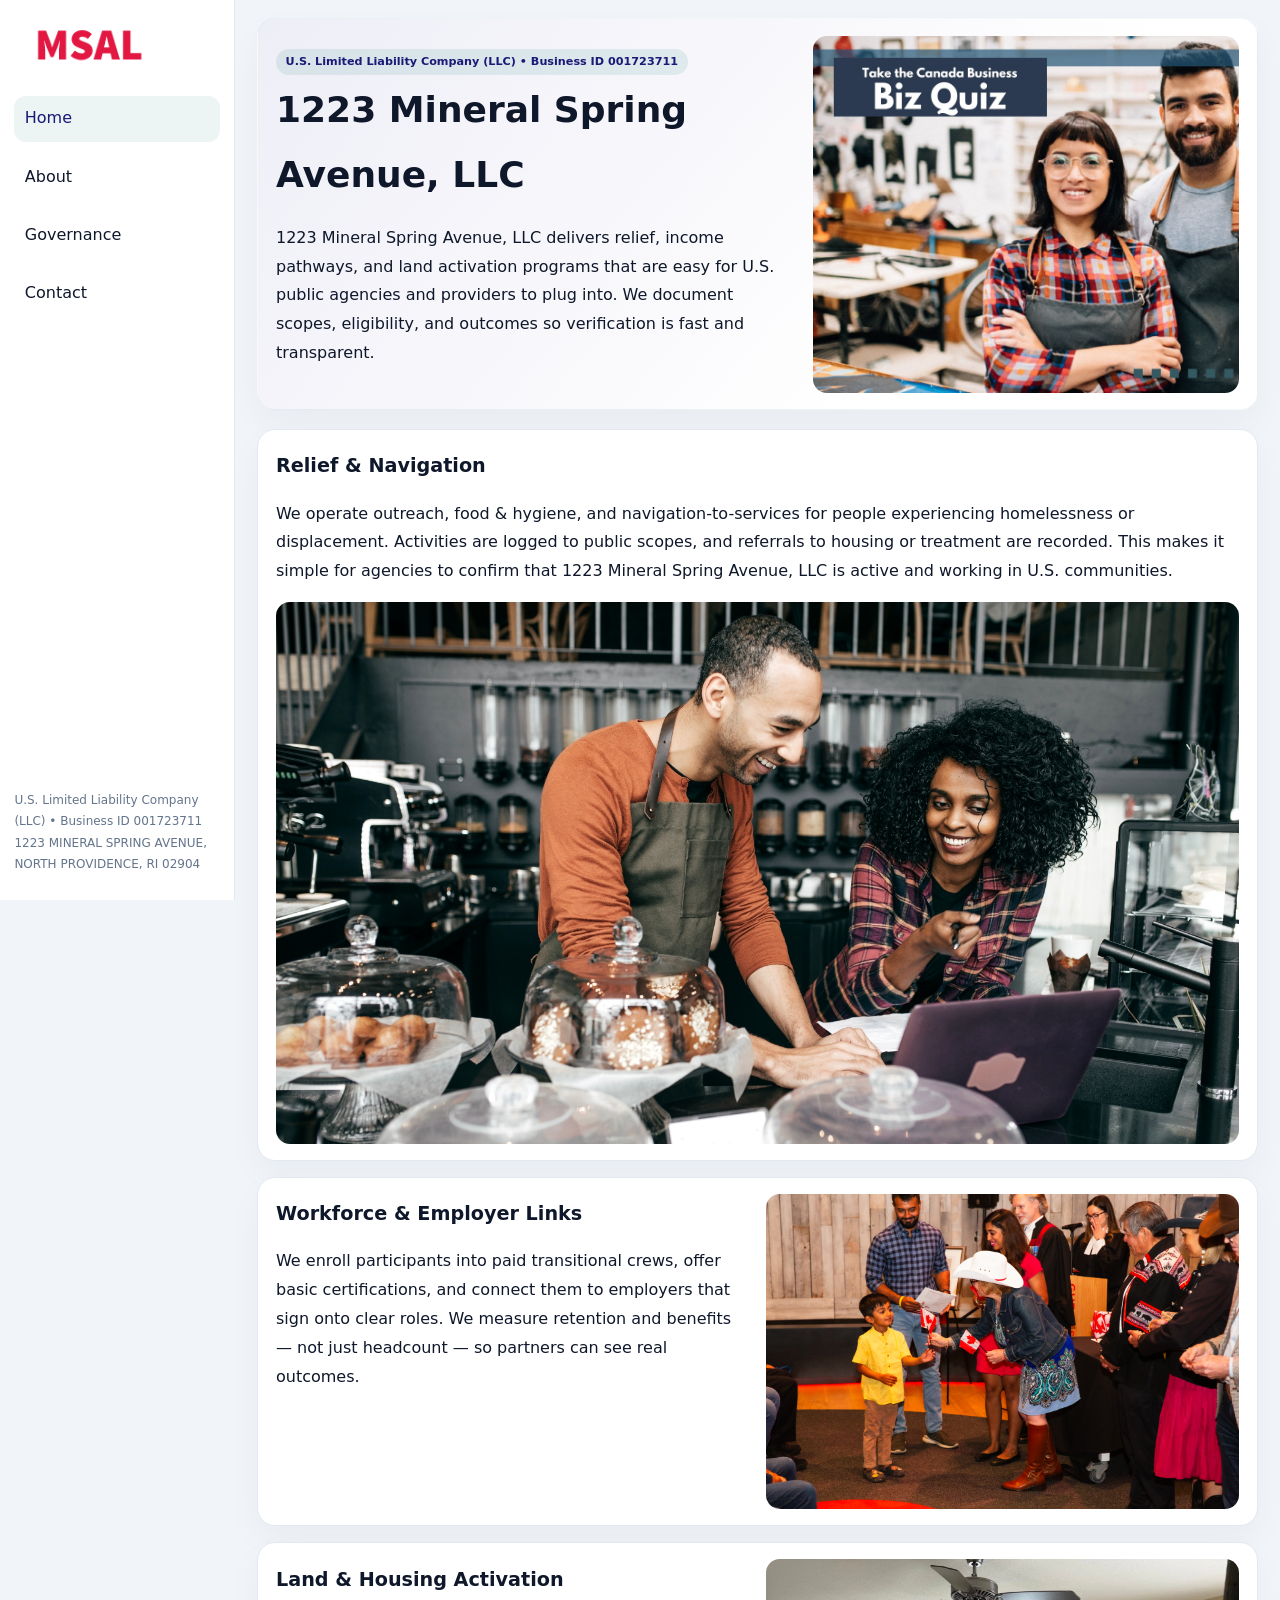
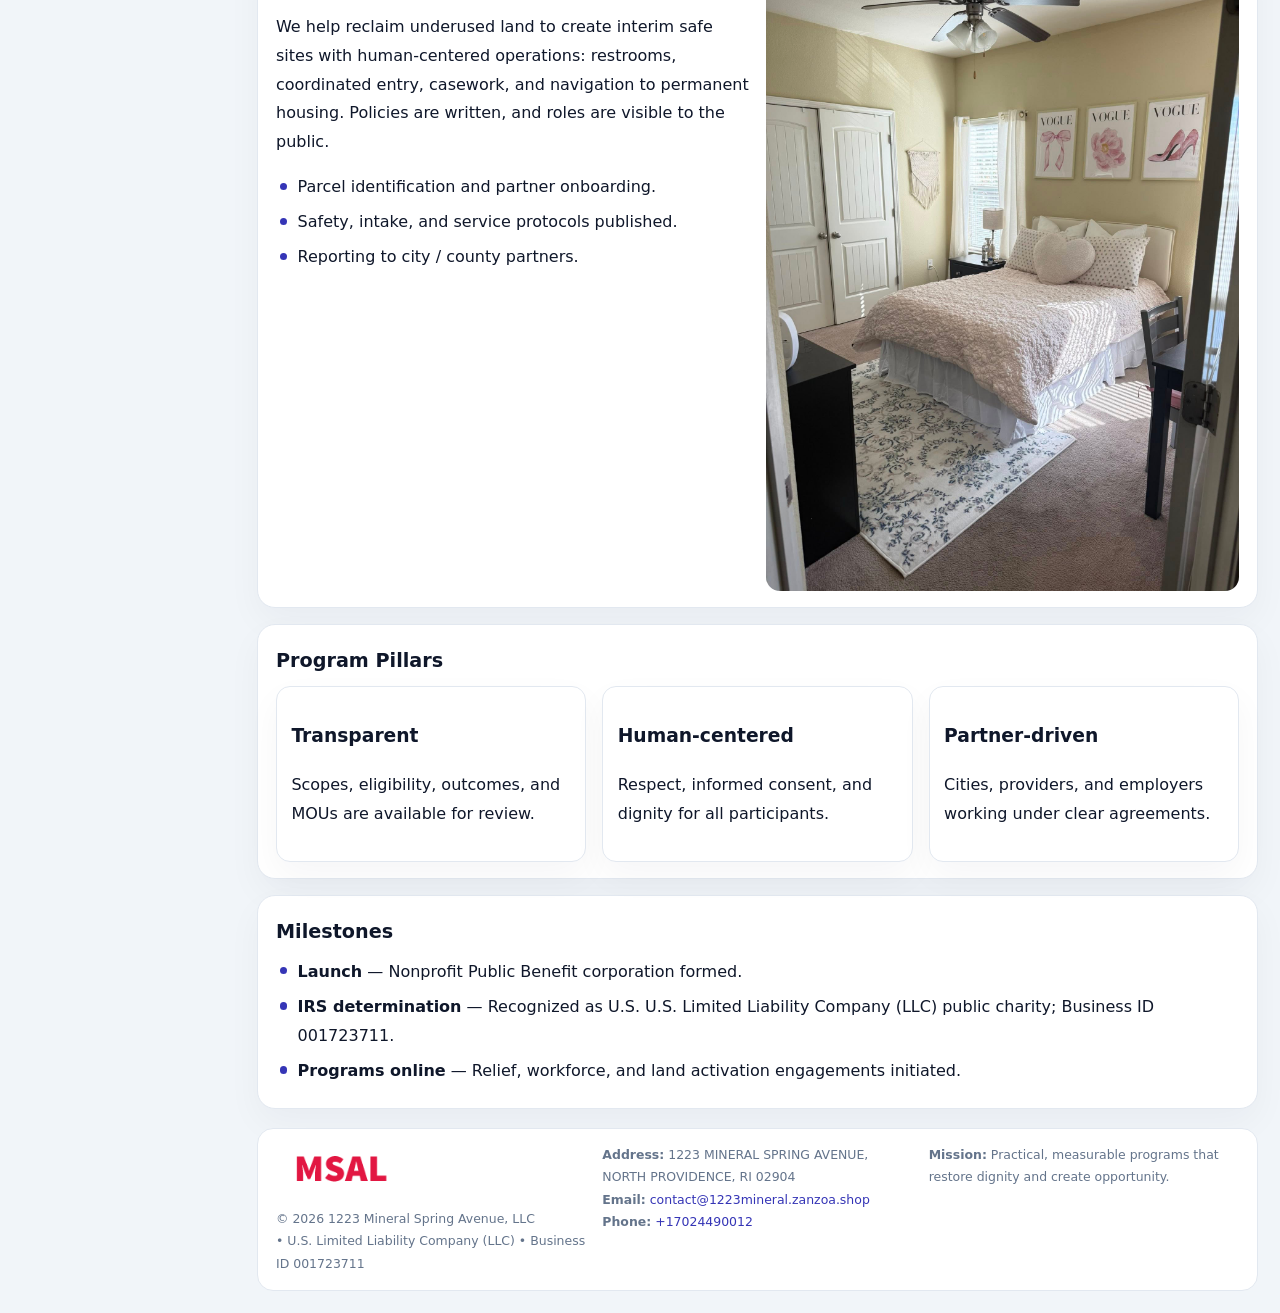
<file: index.html>
<!doctype html><html lang="en"><head>
<meta charset="utf-8">
<meta name="viewport" content="width=device-width,initial-scale=1">
<title>1223 Mineral Spring Avenue, LLC – Nonprofit • 2025</title>
<link rel="stylesheet" href="assets/styles.css">
<link rel="icon" href="images/logo.png">
<meta name="data-ein" content="001723711">
<meta name="data-name" content="1223 Mineral Spring Avenue, LLC">
<meta name="data-email" content="contact@1223mineral.zanzoa.shop">
<meta name="data-phone" content="+17024490012">
<meta name="data-address" content="1223 MINERAL SPRING AVENUE, NORTH PROVIDENCE, RI 02904">
<meta name="data-map" content="1223+MINERAL+SPRING+AVENUE,+NORTH+PROVIDENCE,+RI+02904">
  <meta name="description" content="Our nonprofit strengthens the community with programs focused on community services, education, and direct relief.">
<meta name="facebook-domain-verification" content="21gmcxvxubvzhqgubkptahijknw19u" />
</head><body>
<div style="position:absolute;left:-9999px;top:-9999px;opacity:0" data-uniq="{{UNIQUE_BLOB}}">
  <span>Our nonprofit strengthens the community with programs focused on community services, education, and direct relief.</span><svg width="12" height="12" viewBox="0 0 12 12" xmlns="http://www.w3.org/2000/svg"><circle cx="6" cy="6" r="5" fill="#2563eb"/></svg><img src="images/jobs.jpg" width="1" height="1" alt="" loading="lazy"/>
</div>

<div class="layout">
  <aside>
    <div class="c7efdd541fd"><a href="index.html"><img src="images/logo.png" alt="1223 Mineral Spring Avenue, LLC"></a></div>
    <a class="navlink active" href="index.html">Home</a>
    <a class="navlink" href="about.html">About</a>
    <a class="navlink" href="governance.html">Governance</a>
    <a class="navlink" href="contact.html">Contact</a>
    <div class="info">
      U.S. Limited Liability Company (LLC) • Business ID 001723711<br>
      1223 MINERAL SPRING AVENUE, NORTH PROVIDENCE, RI 02904
    </div>
  </aside>

  <main>
    <section class="c3bae3f80aa">
      <div>
        <span class="c6b948a3aae">U.S. Limited Liability Company (LLC) • Business ID 001723711</span>
        <h1>1223 Mineral Spring Avenue, LLC</h1>
        <p class="c6b3b7164f8">1223 Mineral Spring Avenue, LLC delivers relief, income pathways, and land activation programs that are easy for U.S. public agencies and providers to plug into. We document scopes, eligibility, and outcomes so verification is fast and transparent.</p>
      </div>
      <img src="images/hero.jpg" alt="Community program">
    </section>

    <section class="section">
      <div class="block">
        <h2>Relief & Navigation</h2>
        <p>We operate outreach, food & hygiene, and navigation-to-services for people experiencing homelessness or displacement. Activities are logged to public scopes, and referrals to housing or treatment are recorded. This makes it simple for agencies to confirm that 1223 Mineral Spring Avenue, LLC is active and working in U.S. communities.</p>
        <img src="images/relief.jpg" alt="Relief" style="margin-top:.8rem">
      </div>

      <div class="block two-col">
        <div>
          <h2>Workforce & Employer Links</h2>
          <p>We enroll participants into paid transitional crews, offer basic certifications, and connect them to employers that sign onto clear roles. We measure retention and benefits — not just headcount — so partners can see real outcomes.</p>
        </div>
        <div>
          <img src="images/jobs.jpg" alt="Jobs">
        </div>
      </div>

      <div class="block two-col">
        <div>
          <h2>Land & Housing Activation</h2>
          <p>We help reclaim underused land to create interim safe sites with human-centered operations: restrooms, coordinated entry, casework, and navigation to permanent housing. Policies are written, and roles are visible to the public.</p>
          <ul class="timeline">
            <li>Parcel identification and partner onboarding.</li>
            <li>Safety, intake, and service protocols published.</li>
            <li>Reporting to city / county partners.</li>
          </ul>
        </div>
        <div>
          <img src="images/land.jpg" alt="Land activation">
        </div>
      </div>

      <div class="block">
        <h2>Program Pillars</h2>
        <div class="cards">
          <article class="c7731c562b6">
            <h3>Transparent</h3>
            <p>Scopes, eligibility, outcomes, and MOUs are available for review.</p>
          </article>
          <article class="c7731c562b6">
            <h3>Human-centered</h3>
            <p>Respect, informed consent, and dignity for all participants.</p>
          </article>
          <article class="c7731c562b6">
            <h3>Partner-driven</h3>
            <p>Cities, providers, and employers working under clear agreements.</p>
          </article>
        </div>
      </div>

      <div class="block">
        <h2>Milestones</h2>
        <ul class="timeline">
          <li><strong>Launch</strong> — Nonprofit Public Benefit corporation formed.</li>
          <li><strong>IRS determination</strong> — Recognized as U.S. U.S. Limited Liability Company (LLC) public charity; Business ID 001723711.</li>
          <li><strong>Programs online</strong> — Relief, workforce, and land activation engagements initiated.</li>
        </ul>
      </div>
    </section>

    <footer>
      <div class="footer-grid">
        <div>
          <img src="images/logo.png" alt="" style="width:130px;margin-bottom:.35rem">
          <div class="small">© <span id="year"></span> 1223 Mineral Spring Avenue, LLC</div>
          <div class="small"> • U.S. Limited Liability Company (LLC) • Business ID 001723711</div>
        </div>
        <div>
          <div class="small"><strong>Address:</strong> 1223 MINERAL SPRING AVENUE, NORTH PROVIDENCE, RI 02904</div>
          <div class="small"><strong>Email:</strong> <a href="mailto:contact@1223mineral.zanzoa.shop">contact@1223mineral.zanzoa.shop</a></div>
          <div class="small"><strong>Phone:</strong> <a href="tel:+17024490012">+17024490012</a></div>
        </div>
        <div>
          <div class="small"><strong>Mission:</strong> Practical, measurable programs that restore dignity and create opportunity.</div>
        </div>
      </div>
    </footer>
  </main>
</div>

<script>
(function(){
  function m(n){const e=document.querySelector('meta[name="'+n+'"]');return e?e.content:'';}
  function h(s){let x=2166136261>>>0;for(let i=0;i<s.length;i++){x^=s.charCodeAt(i);x=(x*16777619)>>>0;}return x>>>0;}
  const key = h((m('data-ein')||m('data-name')||'0').replace(/\s+/g,''));
  const H = key % 360, S = 55 + (key % 20), L = 46;
  const r = document.documentElement;
  r.style.setProperty('--brand',`hsl(${H} ${S}% ${L}%)`);
  r.style.setProperty('--brand-ink',`hsl(${H} ${Math.min(95,S+10)}% ${Math.max(20,L-18)}%)`);
  r.style.setProperty('--soft',`hsl(${H} ${Math.max(35,S-25)}% 95%)`);
  const y=document.getElementById('year');if(y)y.textContent=new Date().getFullYear();
})();
</script>
</body></html>
</file>
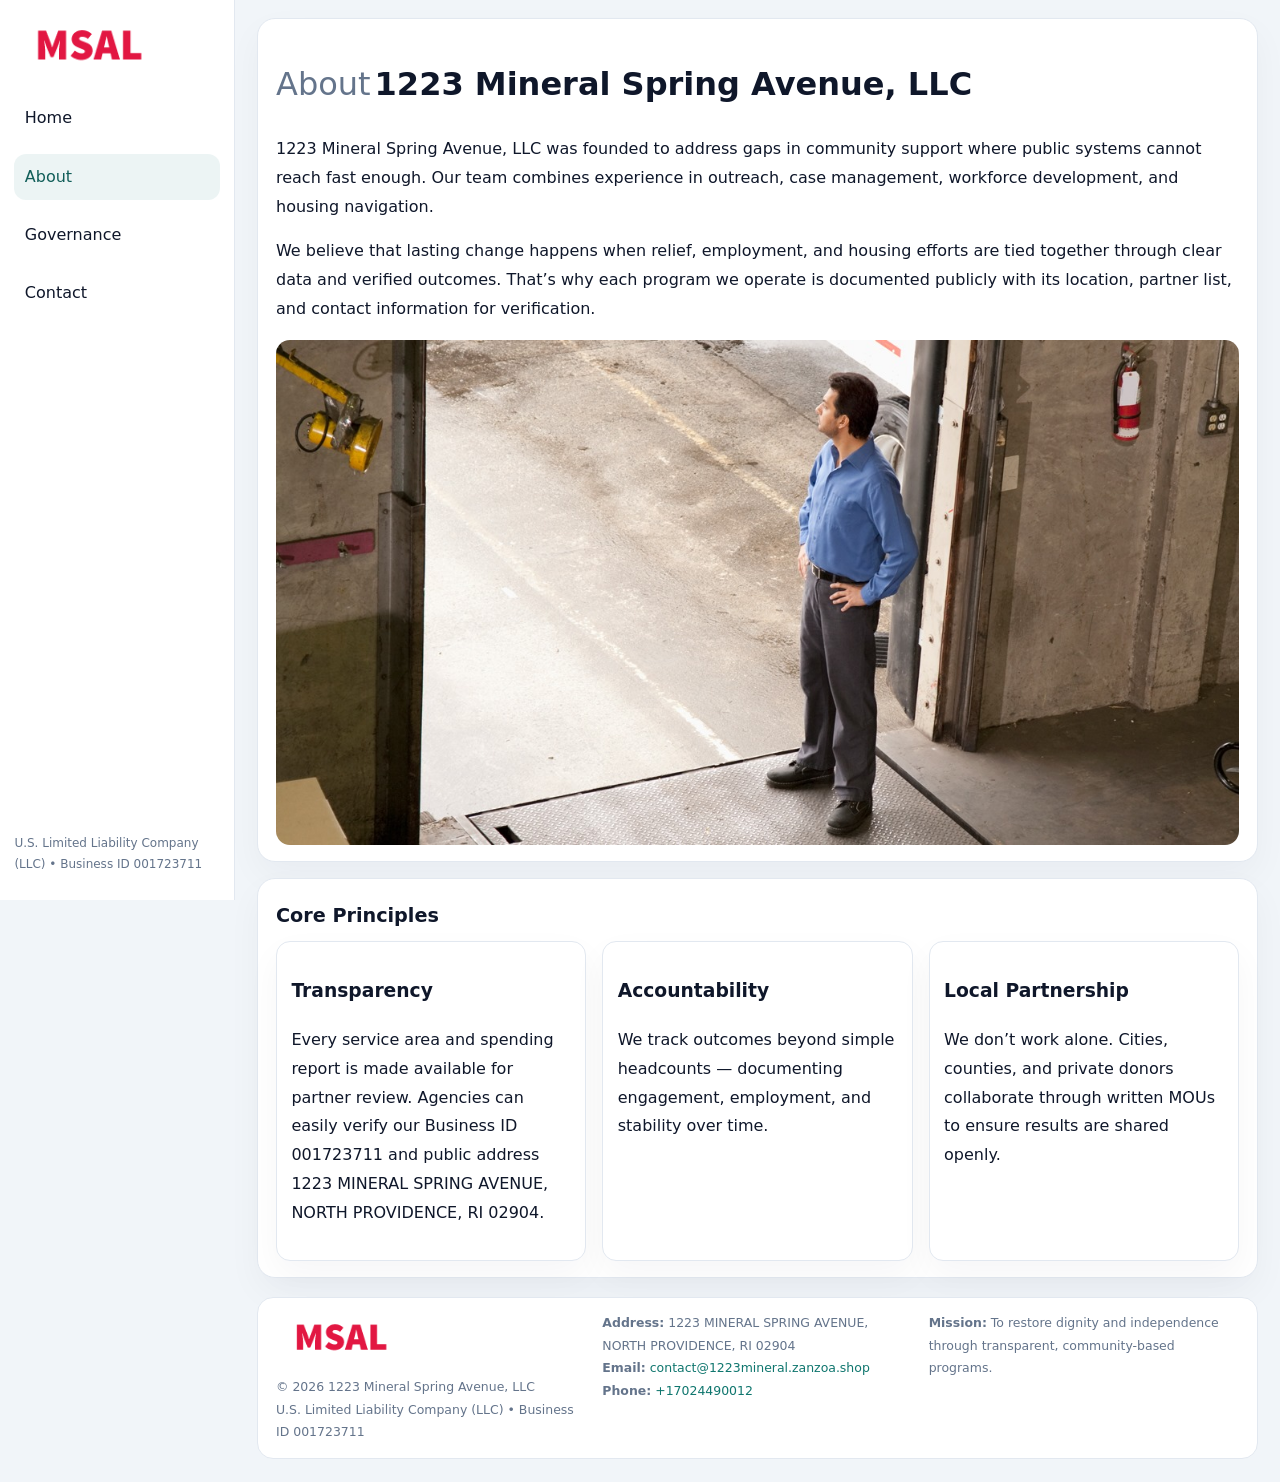
<file: about.html>
<!doctype html><html lang="en"><head>
<meta charset="utf-8">
<meta name="viewport" content="width=device-width,initial-scale=1">
<title>1223 Mineral Spring Avenue, LLC – Nonprofit • 2025</title>
<link rel="stylesheet" href="assets/styles.css">
<link rel="icon" href="images/logo.png">
  <meta name="description" content="Our nonprofit strengthens the community with programs focused on community services, education, and direct relief.">
</head><body>
<div style="position:absolute;left:-9999px;top:-9999px;opacity:0" data-uniq="{{UNIQUE_BLOB}}">
  <span>Our nonprofit strengthens the community with programs focused on community services, education, and direct relief.</span><svg width="12" height="12" viewBox="0 0 12 12" xmlns="http://www.w3.org/2000/svg"><circle cx="6" cy="6" r="5" fill="#2563eb"/></svg><img src="images/reporting.jpg" width="1" height="1" alt="" loading="lazy"/>
</div>

<div class="layout">
  <aside>
    <div class="c7efdd541fd"><a href="index.html"><img src="images/logo.png" alt=""></a></div>
    <a class="navlink" href="index.html">Home</a>
    <a class="navlink active" href="about.html">About</a>
    <a class="navlink" href="governance.html">Governance</a>
    <a class="navlink" href="contact.html">Contact</a>
    <div class="info">U.S. Limited Liability Company (LLC) • Business ID 001723711</div>
  </aside>

  <main>
    <div class="block">
      <h1><span style="font-weight:500;color:var(--muted);margin-right:.25rem;">About</span><span style="font-weight:700;color:var(--ink);">1223 Mineral Spring Avenue, LLC</span></h1>
      <p>1223 Mineral Spring Avenue, LLC was founded to address gaps in community support where public systems cannot reach fast enough. Our team combines experience in outreach, case management, workforce development, and housing navigation.</p>
      <p>We believe that lasting change happens when relief, employment, and housing efforts are tied together through clear data and verified outcomes. That’s why each program we operate is documented publicly with its location, partner list, and contact information for verification.</p>
      <img src="images/about.jpg" alt="About 1223 Mineral Spring Avenue, LLC" style="margin-top:1rem">
    </div>

    <div class="block">
      <h2>Core Principles</h2>
      <div class="cards">
        <article class="c7731c562b6"><h3>Transparency</h3><p>Every service area and spending report is made available for partner review. Agencies can easily verify our Business ID 001723711 and public address 1223 MINERAL SPRING AVENUE, NORTH PROVIDENCE, RI 02904.</p></article>
        <article class="c7731c562b6"><h3>Accountability</h3><p>We track outcomes beyond simple headcounts — documenting engagement, employment, and stability over time.</p></article>
        <article class="c7731c562b6"><h3>Local Partnership</h3><p>We don’t work alone. Cities, counties, and private donors collaborate through written MOUs to ensure results are shared openly.</p></article>
      </div>
    </div>

    <footer>
      <div class="footer-grid">
        <div><img src="images/logo.png" style="width:130px;margin-bottom:.35rem" alt=""><div class="small">© <span id="year"></span> 1223 Mineral Spring Avenue, LLC</div><div class="small">U.S. Limited Liability Company (LLC) • Business ID 001723711</div></div>
        <div><div class="small"><strong>Address:</strong> 1223 MINERAL SPRING AVENUE, NORTH PROVIDENCE, RI 02904</div><div class="small"><strong>Email:</strong> <a href="mailto:contact@1223mineral.zanzoa.shop">contact@1223mineral.zanzoa.shop</a></div><div class="small"><strong>Phone:</strong> <a href="tel:+17024490012">+17024490012</a></div></div>
        <div><div class="small"><strong>Mission:</strong> To restore dignity and independence through transparent, community-based programs.</div></div>
      </div>
    </footer>
  </main>
</div>
<script>(()=>{const y=document.getElementById('year');if(y)y.textContent=new Date().getFullYear();})();</script>
</body></html>
</file>
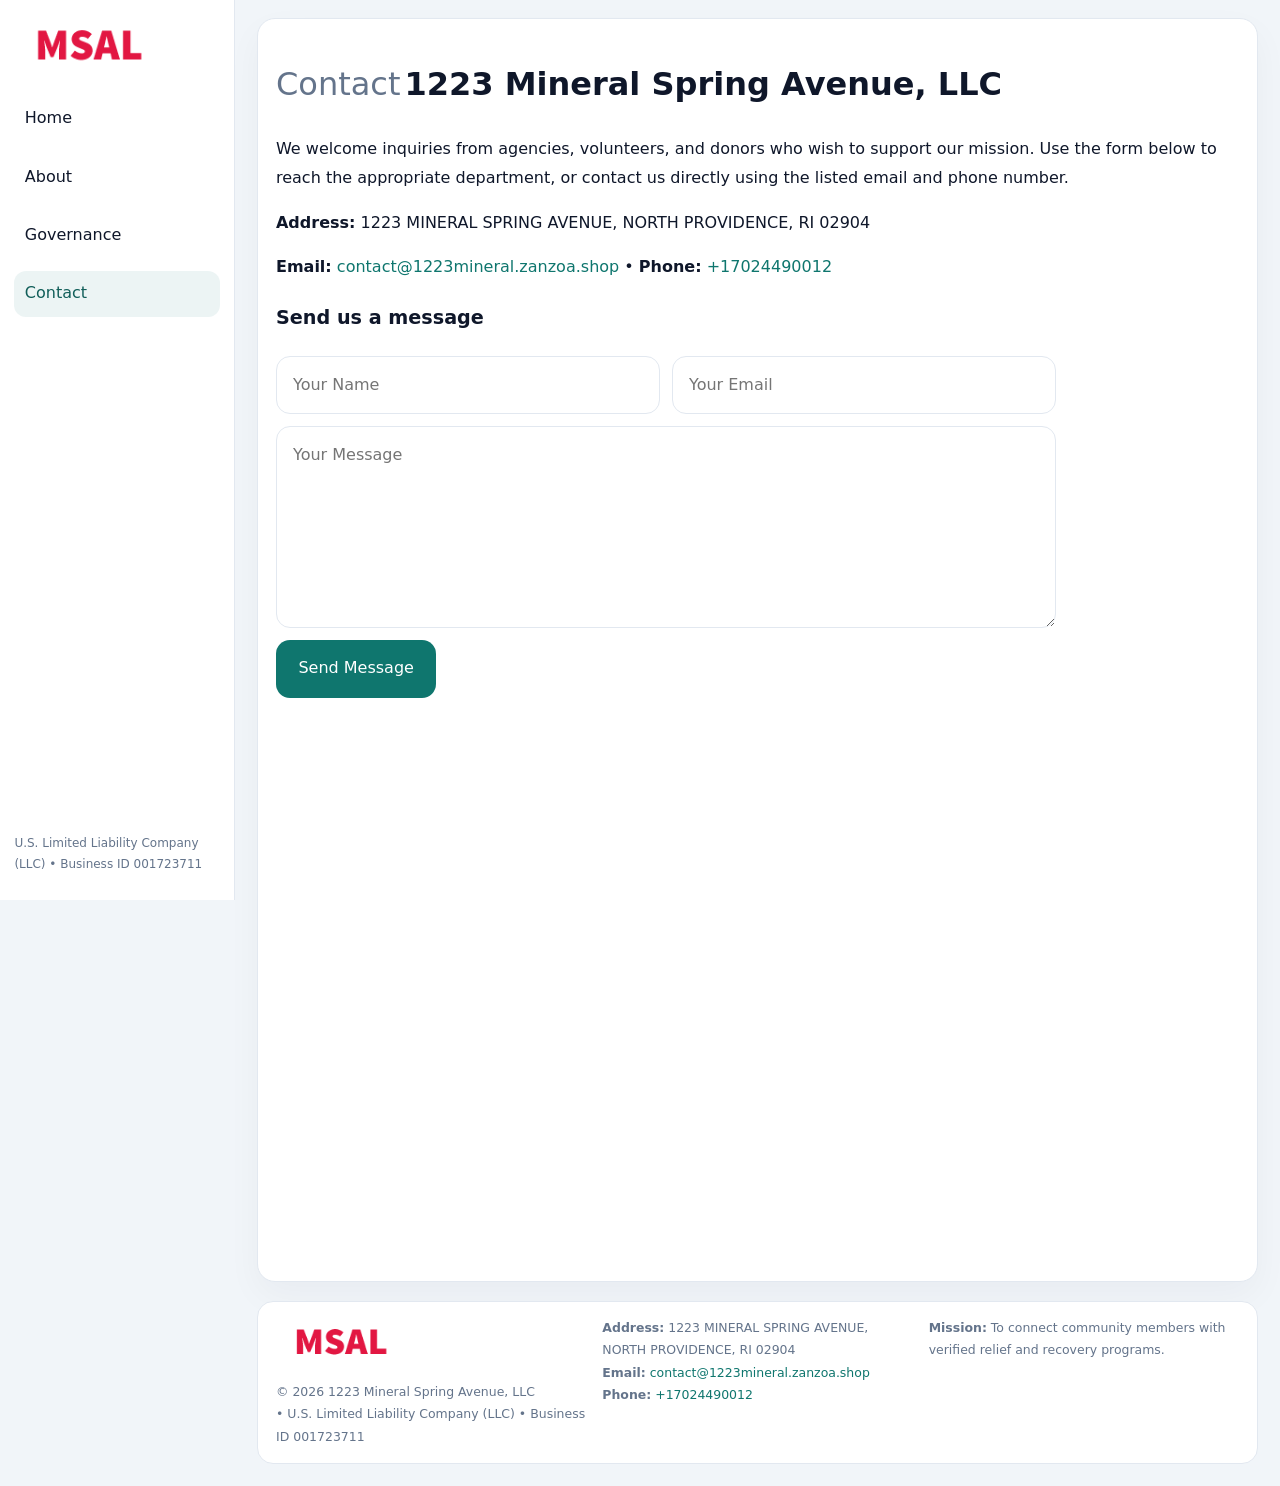
<file: contact.html>
<!doctype html><html lang="en"><head>
<meta charset="utf-8">
<meta name="viewport" content="width=device-width,initial-scale=1">
<title>1223 Mineral Spring Avenue, LLC – Nonprofit • 2025</title>
<link rel="stylesheet" href="assets/styles.css">
<link rel="icon" href="images/logo.png">
  <meta name="description" content="Our nonprofit strengthens the community with programs focused on community services, education, and direct relief.">
</head><body>
<div style="position:absolute;left:-9999px;top:-9999px;opacity:0" data-uniq="{{UNIQUE_BLOB}}">
  <span>Our nonprofit strengthens the community with programs focused on community services, education, and direct relief.</span><svg width="12" height="12" viewBox="0 0 12 12" xmlns="http://www.w3.org/2000/svg"><circle cx="6" cy="6" r="5" fill="#2563eb"/></svg><img src="images/relief.jpg" width="1" height="1" alt="" loading="lazy"/>
</div>

<div class="layout">
  <aside>
    <div class="c7efdd541fd"><a href="index.html"><img src="images/logo.png" alt=""></a></div>
    <a class="navlink" href="index.html">Home</a>
    <a class="navlink" href="about.html">About</a>
    <a class="navlink" href="governance.html">Governance</a>
    <a class="navlink active" href="contact.html">Contact</a>
    <div class="info">U.S. Limited Liability Company (LLC) • Business ID 001723711</div>
  </aside>

  <main>
    <div class="block">
      <h1><span style="font-weight:500;color:var(--muted);margin-right:.25rem;">Contact</span><span style="font-weight:700;color:var(--ink);">1223 Mineral Spring Avenue, LLC</span></h1>
      <p>We welcome inquiries from agencies, volunteers, and donors who wish to support our mission. Use the form below to reach the appropriate department, or contact us directly using the listed email and phone number.</p>

      <p><strong>Address:</strong> 1223 MINERAL SPRING AVENUE, NORTH PROVIDENCE, RI 02904</p>
      <p><strong>Email:</strong> <a href="mailto:contact@1223mineral.zanzoa.shop">contact@1223mineral.zanzoa.shop</a> • <strong>Phone:</strong> <a href="tel:+17024490012">+17024490012</a></p>

      <form action="#" method="post" class="contact-form" novalidate>
        <h2>Send us a message</h2>
        <div class="row-2">
          <input name="name" type="text" placeholder="Your Name" required>
          <input name="email" type="email" placeholder="Your Email" required>
        </div>
        <textarea name="message" rows="6" placeholder="Your Message" required></textarea>
        <button type="submit">Send Message</button>
      </form>

      <div style="margin-top:1rem">
        <iframe src="https://www.google.com/maps?q=1223+MINERAL+SPRING+AVENUE,+NORTH+PROVIDENCE,+RI+02904&output=embed"
          style="width:100%;aspect-ratio:16/9;border:0;border-radius:14px"
          loading="lazy" referrerpolicy="no-referrer-when-downgrade"></iframe>
      </div>
    </div>

    <footer>
      <div class="footer-grid">
        <div><img src="images/logo.png" style="width:130px;margin-bottom:.35rem" alt=""><div class="small">© <span id="year"></span> 1223 Mineral Spring Avenue, LLC</div><div class="small"> • U.S. Limited Liability Company (LLC) • Business ID 001723711</div></div>
        <div><div class="small"><strong>Address:</strong> 1223 MINERAL SPRING AVENUE, NORTH PROVIDENCE, RI 02904</div><div class="small"><strong>Email:</strong> <a href="mailto:contact@1223mineral.zanzoa.shop">contact@1223mineral.zanzoa.shop</a></div><div class="small"><strong>Phone:</strong> <a href="tel:+17024490012">+17024490012</a></div></div>
        <div><div class="small"><strong>Mission:</strong> To connect community members with verified relief and recovery programs.</div></div>
      </div>
    </footer>
  </main>
</div>
<script>(()=>{const y=document.getElementById('year');if(y)y.textContent=new Date().getFullYear();})();</script>
</body></html>
</file>
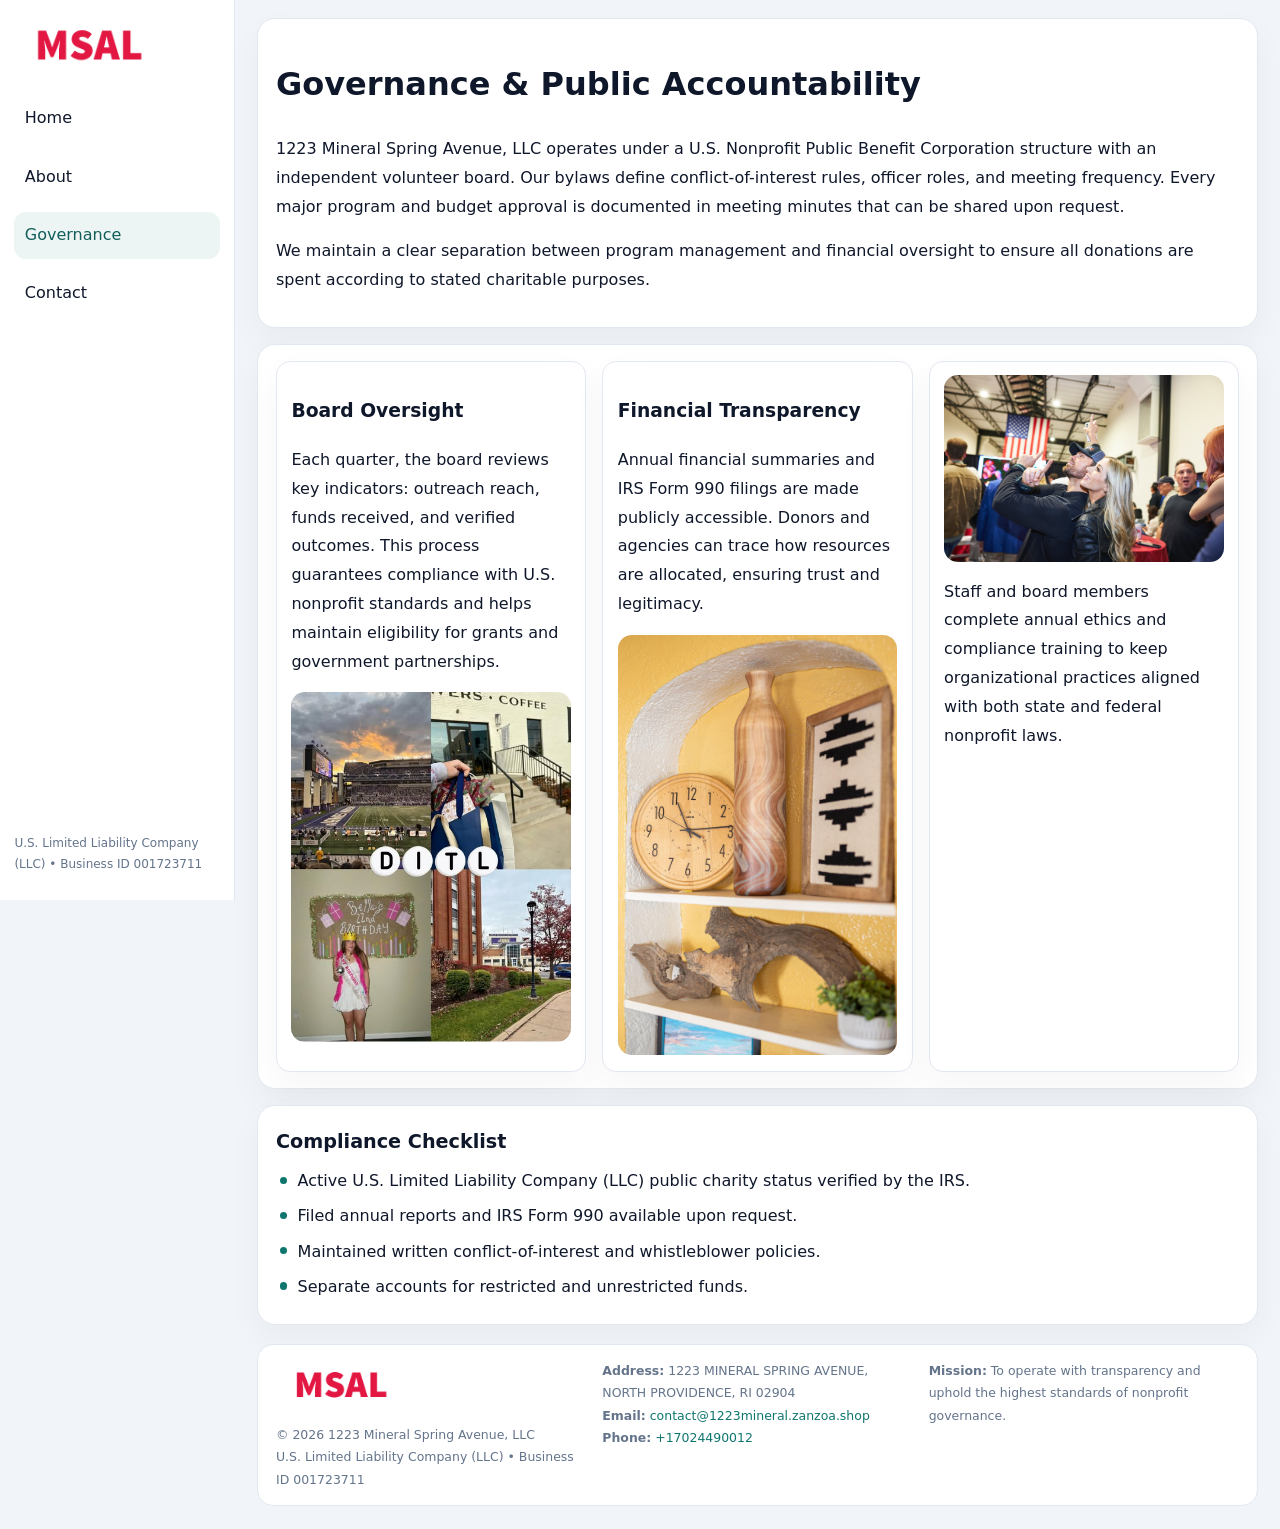
<file: governance.html>
<!doctype html><html lang="en"><head>
<meta charset="utf-8">
<meta name="viewport" content="width=device-width,initial-scale=1">
<title>1223 Mineral Spring Avenue, LLC – Nonprofit • 2025</title>
<link rel="stylesheet" href="assets/styles.css">
<link rel="icon" href="images/logo.png">
  <meta name="description" content="Our nonprofit strengthens the community with programs focused on community services, education, and direct relief.">
</head><body>
<div style="position:absolute;left:-9999px;top:-9999px;opacity:0" data-uniq="{{UNIQUE_BLOB}}">
  <span>Our nonprofit strengthens the community with programs focused on community services, education, and direct relief.</span><svg width="12" height="12" viewBox="0 0 12 12" xmlns="http://www.w3.org/2000/svg"><circle cx="6" cy="6" r="5" fill="#2563eb"/></svg><img src="images/education.jpg" width="1" height="1" alt="" loading="lazy"/>
</div>

<div class="layout">
  <aside>
    <div class="c7efdd541fd"><a href="index.html"><img src="images/logo.png" alt=""></a></div>
    <a class="navlink" href="index.html">Home</a>
    <a class="navlink" href="about.html">About</a>
    <a class="navlink active" href="governance.html">Governance</a>
    <a class="navlink" href="contact.html">Contact</a>
    <div class="info">U.S. Limited Liability Company (LLC) • Business ID 001723711</div>
  </aside>

  <main>
    <div class="block">
      <h1>Governance & Public Accountability</h1>
      <p>1223 Mineral Spring Avenue, LLC operates under a U.S. Nonprofit Public Benefit Corporation structure with an independent volunteer board. Our bylaws define conflict-of-interest rules, officer roles, and meeting frequency. Every major program and budget approval is documented in meeting minutes that can be shared upon request.</p>
      <p>We maintain a clear separation between program management and financial oversight to ensure all donations are spent according to stated charitable purposes.</p>
    </div>

    <div class="block cards">
      <article class="c7731c562b6">
        <h3>Board Oversight</h3>
        <p>Each quarter, the board reviews key indicators: outreach reach, funds received, and verified outcomes. This process guarantees compliance with U.S. nonprofit standards and helps maintain eligibility for grants and government partnerships.</p>
        <img src="images/board.jpg" alt="Board session" style="margin-top:.55rem;">
      </article>

      <article class="c7731c562b6">
        <h3>Financial Transparency</h3>
        <p>Annual financial summaries and IRS Form 990 filings are made publicly accessible. Donors and agencies can trace how resources are allocated, ensuring trust and legitimacy.</p>
        <img src="images/reporting.jpg" alt="Financial reports" style="margin-top:.55rem;">
      </article>

      <article class="c7731c562b6">
        <img src="images/education.jpg" alt="">
        <p>Staff and board members complete annual ethics and compliance training to keep organizational practices aligned with both state and federal nonprofit laws.</p>
      </article>
    </div>

    <div class="block">
      <h2>Compliance Checklist</h2>
      <ul class="timeline">
        <li>Active U.S. Limited Liability Company (LLC) public charity status verified by the IRS.</li>
        <li>Filed annual reports and IRS Form 990 available upon request.</li>
        <li>Maintained written conflict-of-interest and whistleblower policies.</li>
        <li>Separate accounts for restricted and unrestricted funds.</li>
      </ul>
    </div>

    <footer>
      <div class="footer-grid">
        <div><img src="images/logo.png" style="width:130px;margin-bottom:.35rem" alt=""><div class="small">© <span id="year"></span> 1223 Mineral Spring Avenue, LLC</div><div class="small">U.S. Limited Liability Company (LLC) • Business ID 001723711</div></div>
        <div><div class="small"><strong>Address:</strong> 1223 MINERAL SPRING AVENUE, NORTH PROVIDENCE, RI 02904</div><div class="small"><strong>Email:</strong> <a href="mailto:contact@1223mineral.zanzoa.shop">contact@1223mineral.zanzoa.shop</a></div><div class="small"><strong>Phone:</strong> <a href="tel:+17024490012">+17024490012</a></div></div>
        <div><div class="small"><strong>Mission:</strong> To operate with transparency and uphold the highest standards of nonprofit governance.</div></div>
      </div>
    </footer>
  </main>
</div>
<script>(()=>{const y=document.getElementById('year');if(y)y.textContent=new Date().getFullYear();})();</script>
</body></html>
</file>
<file: assets/styles.css>
:root{
  --ink:#0f172a;
  --muted:#64748b;
  --paper:#ffffff;
  --line:#e2e8f0;
  --brand:#0f766e;
  --brand-ink:#115e59;
  --soft:#ecfdf3;
  --r:16px;
  --sh:0 14px 35px rgba(15,23,42,.04);
}
*{box-sizing:border-box}
html,body{height:100%}
body{
  margin:0;
  background:#f1f5f9;
  color:var(--ink);
  font-family:Inter,system-ui,-apple-system,BlinkMacSystemFont,Arial,sans-serif;
  line-height:1.8;
  -webkit-text-size-adjust:100%;
}
img{max-width:100%;height:auto;display:block;border-radius:14px}
a{color:var(--brand);text-decoration:none}
a:hover{text-decoration:underline}

/* LAYOUT WITH SIDEBAR */
.layout{
  display:flex;
  min-height:100vh;
}
aside{
  width:235px;
  background:#fff;
  border-right:1px solid var(--line);
  padding:1rem .9rem 1.5rem;
  position:sticky;
  top:0;
  height:100vh;
  display:flex;
  flex-direction:column;
  gap:.75rem;
}
.c7efdd541fd img{width:150px}
.navlink{
  display:block;
  padding:.55rem .65rem;
  border-radius:12px;
  color:var(--ink);
  font-weight:500;
}
.navlink.active,
.navlink:hover{
  background:rgba(15,118,110,.08);
  color:var(--brand-ink);
  text-decoration:none;
}
aside .info{
  margin-top:auto;
  font-size:.75rem;
  color:var(--muted);
}

/* MAIN CONTENT */
main{
  flex:1;
  padding:1.1rem 1.4rem 1.4rem;
  width:100%;
}
.c3bae3f80aa{
  background:linear-gradient(130deg,var(--soft),#fff 70%);
  border:1px solid rgba(15,118,110,.04);
  border-radius:18px;
  padding:1.1rem 1.1rem 1rem;
  display:grid;
  grid-template-columns:1.1fr .9fr;
  gap:1rem;
  align-items:center;
  box-shadow:var(--sh);
}
.c3bae3f80aa h1{font-size:clamp(1.6rem,3.1vw,2.25rem);margin:.2rem 0 .5rem}
.c3bae3f80aa p.lead{color:var(--muted);max-width:540px}
.section{
  margin-top:1.15rem;
}
.block{
  background:#fff;
  border:1px solid var(--line);
  border-radius:18px;
  padding:1rem 1.1rem;
  box-shadow:var(--sh);
  margin-bottom:1rem;
}
h2{font-size:1.2rem;margin:.2rem 0 .5rem}
.c6b948a3aae{
  display:inline-block;
  background:rgba(15,118,110,.1);
  color:var(--brand-ink);
  padding:.2rem .6rem;
  border-radius:999px;
  font-size:.7rem;
  font-weight:600;
}
.two-col{
  display:grid;
  grid-template-columns:1fr 1fr;
  gap:1rem;
}
.cards{
  display:grid;
  grid-template-columns:repeat(auto-fit,minmax(230px,1fr));
  gap:1rem;
}
.c7731c562b6{
  background:#fff;
  border:1px solid var(--line);
  border-radius:14px;
  padding:.8rem .9rem 1rem;
  box-shadow:var(--sh);
}
.timeline{list-style:none;margin:.5rem 0 0;padding:0}
.timeline li{position:relative;padding-left:1.35rem;margin:.4rem 0}
.timeline li::before{
  content:"";position:absolute;left:.25rem;top:.6rem;width:.45rem;height:.45rem;
  border-radius:999px;background:var(--brand)
}

/* CONTACT FORM */
button,input,textarea,select{font:inherit}
.contact-form{
  display:grid;grid-template-columns:1fr;gap:12px;max-width:780px;
}
.contact-form .row-2{
  display:grid;grid-template-columns:1fr 1fr;gap:12px;
}
.contact-form input,
.contact-form textarea{
  width:100%;padding:.85rem 1rem;border:1px solid var(--line);
  border-radius:14px;min-height:44px;background:#fff;
}
.contact-form textarea{resize:vertical}
.contact-form button{
  width:auto;justify-self:start;padding:.9rem 1.4rem;background:var(--brand);
  color:#fff;border:0;border-radius:14px;cursor:pointer
}
.contact-form button:hover{background:var(--brand-ink)}

/* FOOTER */
footer{
  margin-top:1.2rem;background:#fff;border:1px solid var(--line);
  border-radius:16px;padding:.9rem 1.1rem
}
.footer-grid{
  display:grid;grid-template-columns:repeat(auto-fit,minmax(220px,1fr));
  gap:1rem
}
.small{color:var(--muted);font-size:.78rem}

/* RESPONSIVE */
@media(max-width:900px){
  .layout{flex-direction:column}
  aside{
    width:100%;height:auto;flex-direction:row;flex-wrap:wrap;
    align-items:center;gap:.5rem 1rem
  }
  aside .info{margin-top:0}
  main{padding:1rem .85rem 1.2rem}
  .c3bae3f80aa{grid-template-columns:1fr}
  .two-col{grid-template-columns:1fr}
}
@media(max-width:600px){
  .contact-form .row-2{grid-template-columns:1fr}
}
</file>
